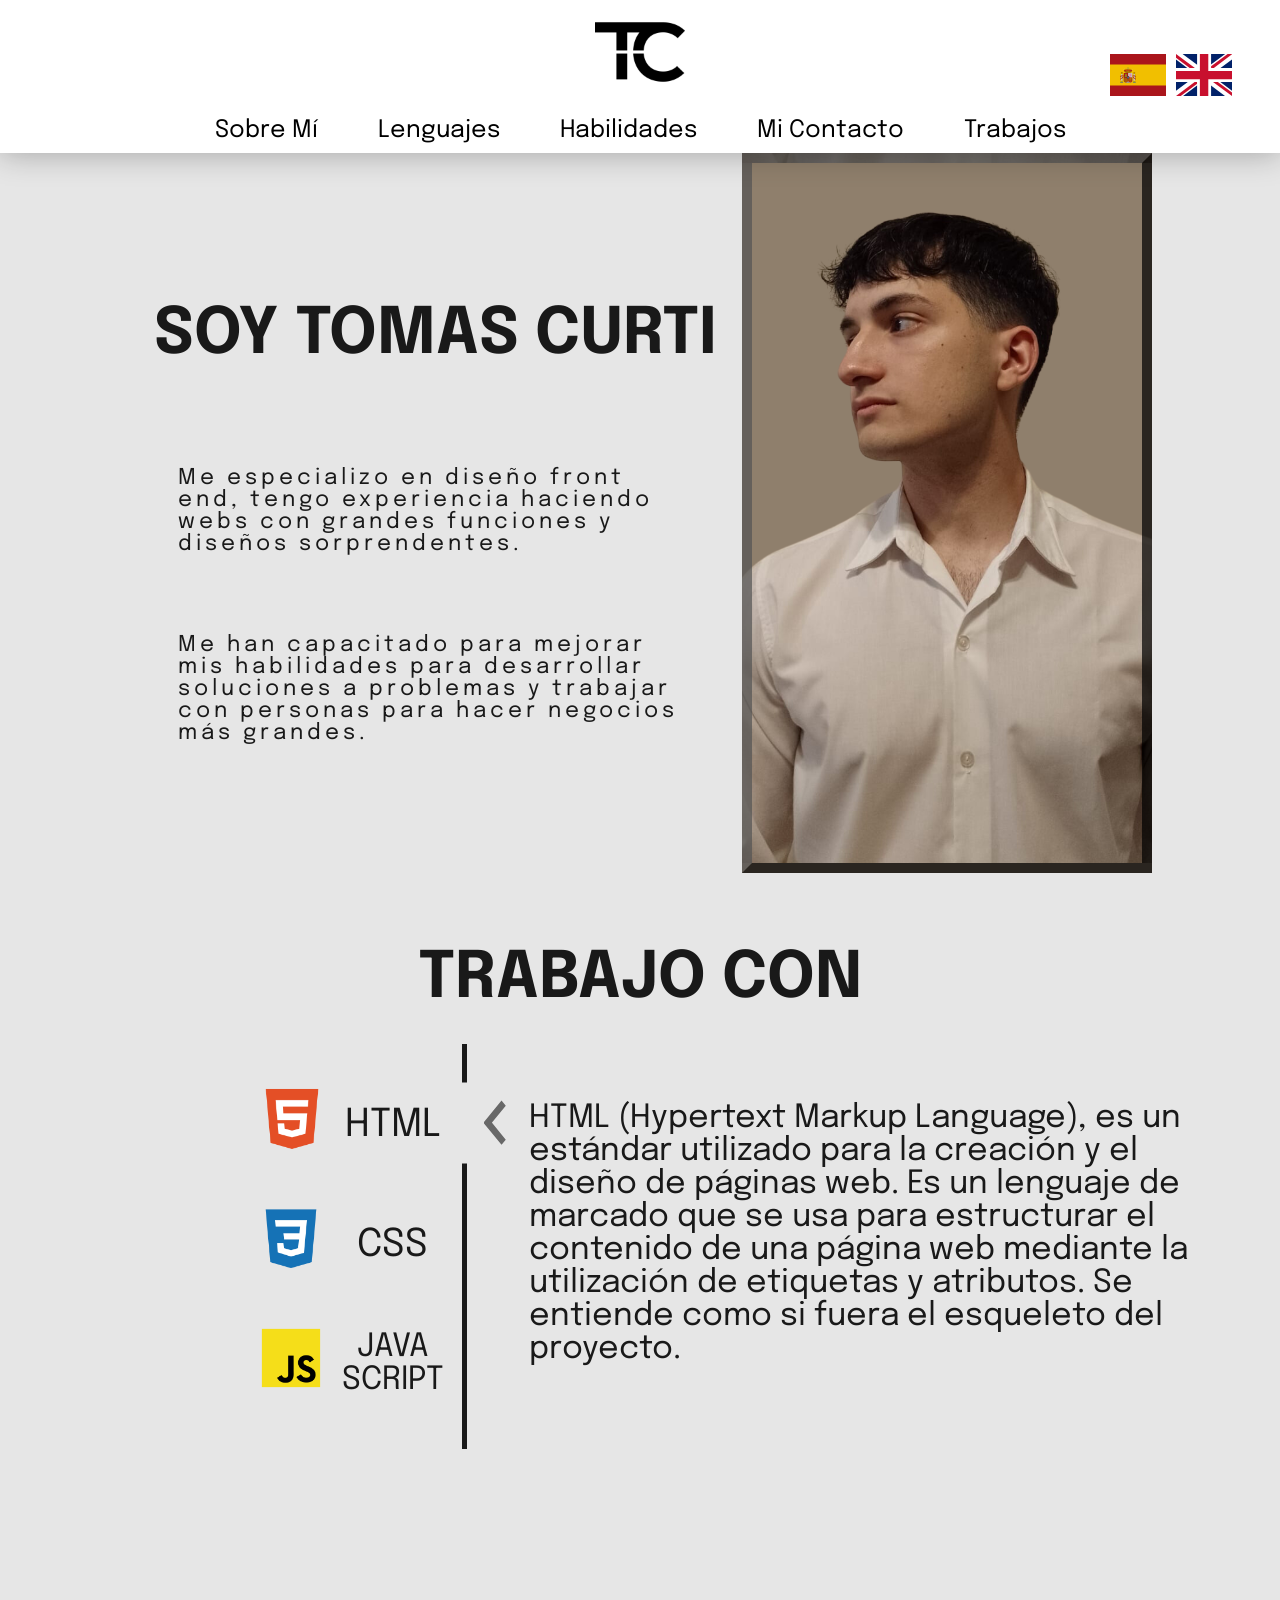
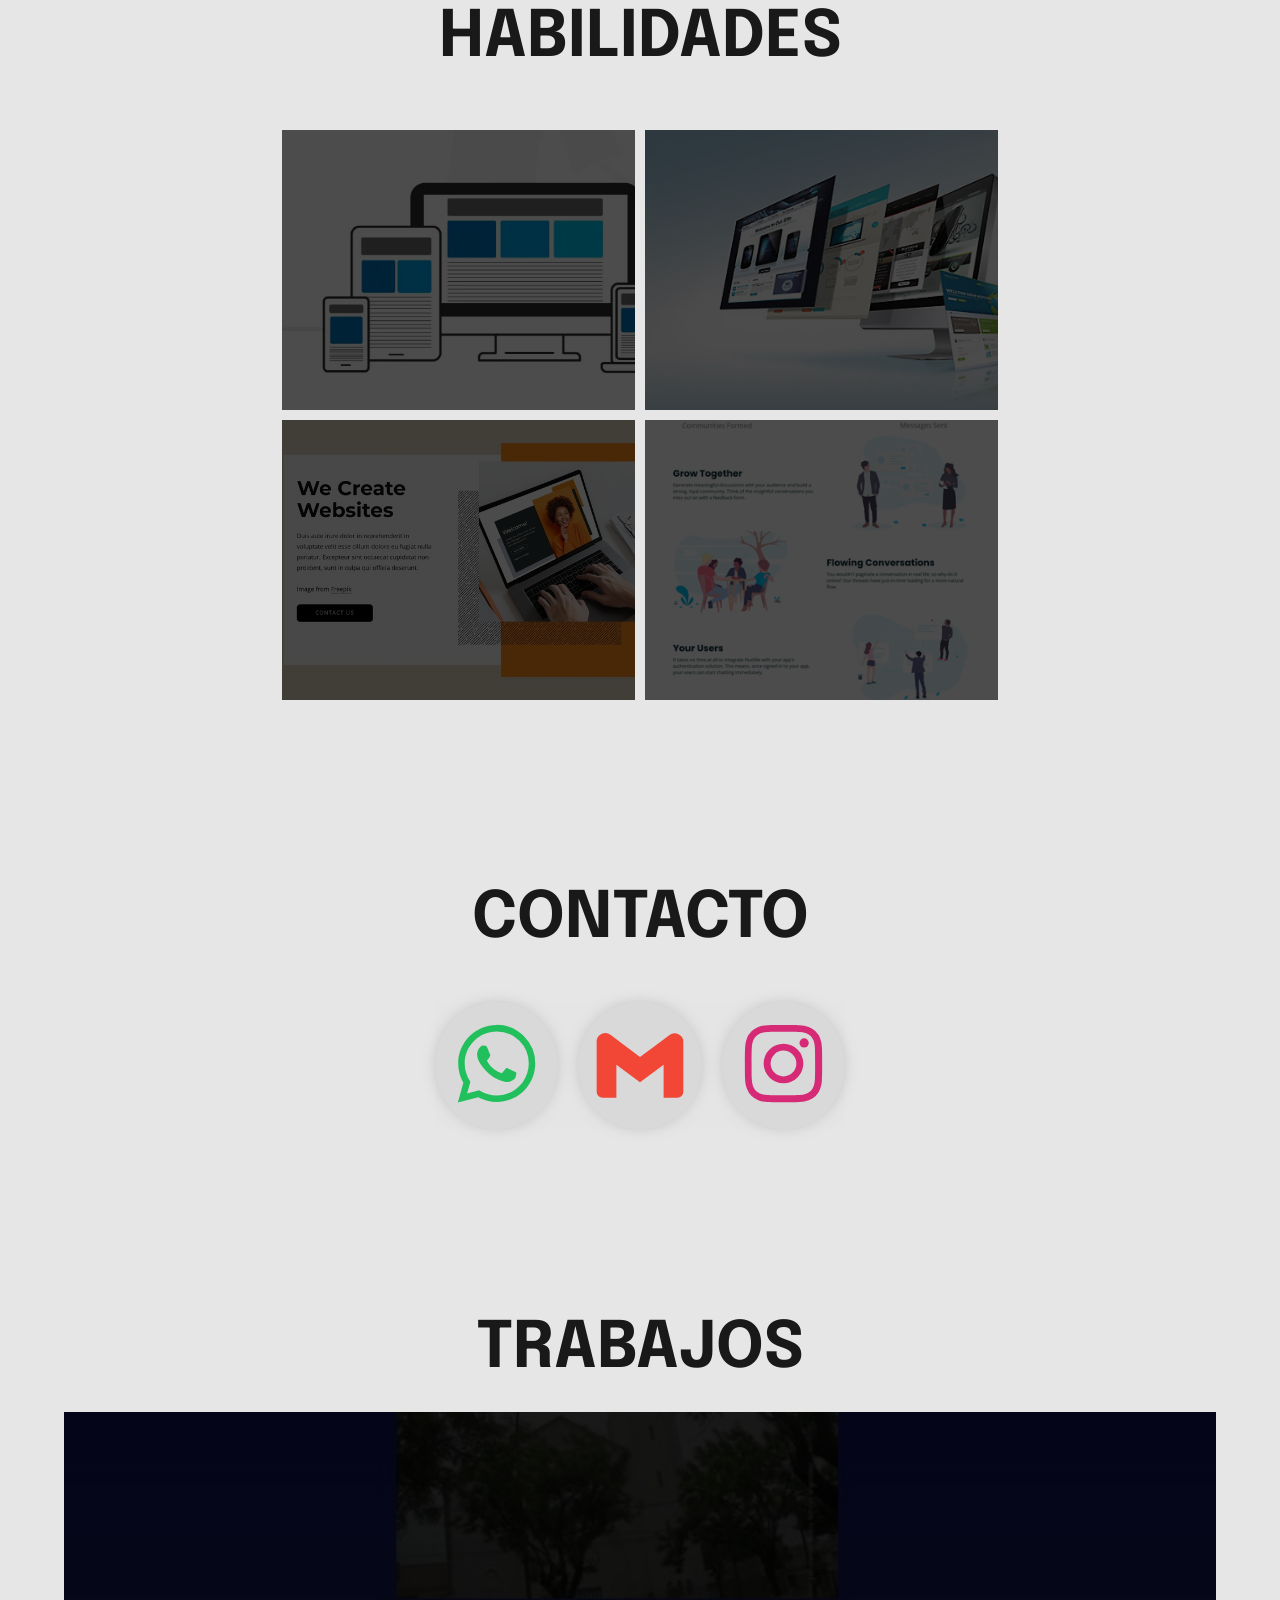
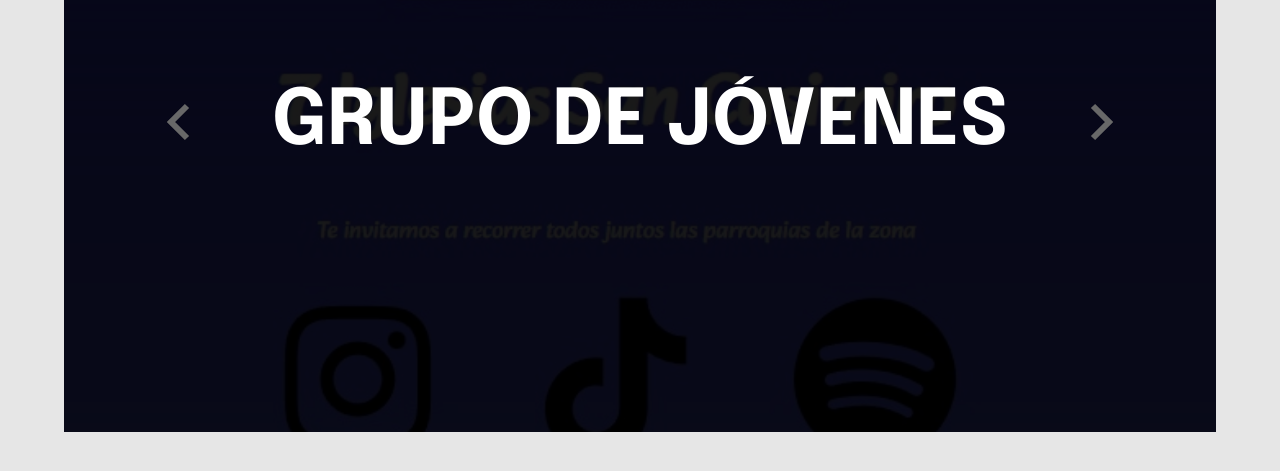
<file: index.html>
<!DOCTYPE html>
<html lang="en">
<head>
    <meta charset="UTF-8">
    <meta name="viewport" content="width=device-width, initial-scale=1.0">
    <title>Portfolio</title>
    <link rel="shortcut icon" href="assets/icono.png" />
    <link rel="stylesheet" href="style.css">
    <link rel="preconnect" href="https://fonts.googleapis.com">
    <link rel="preconnect" href="https://fonts.gstatic.com" crossorigin> 
    <link href="https://fonts.googleapis.com/css2?family=Epilogue:wght@500;700&family=Montserrat:ital,wght@1,700&display=swap" rel="stylesheet">
</head>
<body>
    
    <header class="hero" id="inicio">
        <div class="hero__menu">
            <div class="baderas-logo">

                <div class="menu__logo__container">
                    <img src="assets/LOGO.png" alt="" class="LOGO">
                </div>

                <div class="banderas_container">
                    <img src="assets/Bandera-España.svg" alt="" id="bandera"  class="bandera bandera_es" data-lenguaje="es">
                    <img src="assets/Bandera-inglaterra.svg" alt="" id="bandera" class="bandera bandera_en" data-lenguaje="en">
                </div>

            </div>

            <ul class="menu__lists">
                <li class="lists__list"><a href="#sobreMi" class="list__link" data-section="menu" data-value="sobre_mi">Sobre Mi</a></li>
                <li class="lists__list"><a href="#skills" class="list__link" data-section="menu" data-value="lenguajes">Lenguajes</a></li>
                <li class="lists__list"><a href="#trabajos" class="list__link" data-section="menu" data-value="habilidades">Habilidades</a></li>
                <li class="lists__list"><a href="#contact" class="list__link" data-section="menu" data-value="contactame">Contactame</a></li>
                <li class="lists__list"><a href="#carrucel" class="list__link" data-section="menu" data-value="trabajos">trabajos</a></li>
            </ul>
            <img src="assets/icon-menu.svg" alt="" class="menu__ham">
        </div>
    </header>

    <section id="sobreMi">
        <div class="sM__container">
            <div class="SM__img"></div>
            <div class="Sm__text__cont">
                <h3 class="SM__title title" data-section="about" data-value="titulo">Soy Tomas Curti</h3>
                <p class="SM__paragraph SM__paragraph1" data-section="about" data-value="descripcion_1">I am a frontend developer, with experience making webs withs great functions and amazing desings</p>
                <p class="SM__paragraph SM__paragraph2" data-section="about" data-value="descripcion_2">I have been trained to improve my skills to develop solutions of problems, and work with people to make a bigger shops</p>
            </div>
        </div>
    </section>

    <section id="skills">

        <h3 class="SK__title title" data-section="lenguajes" data-value="titulo">trabajo con</h3>
        
        <div class="continer">
                
            <div class="nombres">
                <ul class="nombres_leng">
                    <li class="lenguajes l1" value="1"><img src="assets/HTML_logo.png" class="SK__logo" value="1"><p class="leng_text" id="leng_HTML">HTML</p></li>
                    <li class="lenguajes l2" value="2"><img src="assets/CSS_logo.png" class="SK__logo" alt=""><p class="leng_text" id="leng_CSS">CSS</p></li>
                    <li class="lenguajes l3" value="3" ><img src="assets/JS_logo.png" class="SK__logo" alt=""><p class="leng_text leng_text_JS" id="leng_JS">JAVA SCRIPT</p></li>
                </ul>
            </div>
            
            <div class="marcadores">
                <div class="marcador"></div>
                <div class="select"><img src="assets/icon-arrow-down.svg" class="select_arrow"></div>
            </div>
            
            <div class="texto">
                <p class="texto_relativo texto_HTML" data-section="lenguajes" data-value="HTML">HTML(Hypertext Markup Language), es un estándar utilizado para la creación y el diseño de páginas web. Es un lenguaje de marcado que se usa para estructurar el contenido de una página web mediante la utilización de etiquetas y atributos. Es como si fuera el esqueleto del proyecto</p>
                <p class="texto_relativo texto_CSS" data-section="lenguajes" data-value="CSS">CSS, Hojas de Estilo en Cascada (Cascading Style Sheets), es un lenguaje utilizado para definir el estilo y la presentación de documentos HTML. Su objetivo principal es separar la estructura del contenido (definida por HTML) de su presentación visual. Es como la cara del proyecto</p>
                <p class="texto_relativo texto_JS" data-section="lenguajes" data-value="JAVA_SCRIPT">JavaScript (JS) es un lenguaje de programación de alto nivel que se utiliza para agregar interactividad y dinamismo a las páginas web. Es como el musculo del proyecto</p>
            </div>
        </div>

    </section>

    <section id="trabajos">
        <div class="trabajos__cont">
            <h2 class="tp__title title" data-section="habilidades" data-value="titulo">Habilidades</h2>
            <div class="tp__cont">
                <div class="tps tp__1">
                    <div class="tps__hover">
                        <p class="tps__text" data-section="habilidades" data-value="diseños_responsivos">
                            responsive desings 
                        </p>
                    </div>
                </div>
                <div class="tps tp__2">
                    <div class="tps__hover">
                        <p class="tps__text" data-section="habilidades" data-value="diseños_increibles">
                            amazing desings 
                        </p>
                    </div>
                </div>
                <div class="tps tp__3">
                    <div class="tps__hover">
                        <p class="tps__text" data-section="habilidades" data-value="grandes_funciones">
                            great functions 
                        </p>
                    </div>
                </div>
                <div class="tps tp__4">
                    <div class="tps__hover">
                        <p class="tps__text" data-section="habilidades" data-value="hacemos_lo_que_necesitas">
                            make what you want 
                        </p>
                    </div>
                </div>
            </div>
        </div>
    </section>

    <section id="contact">
        <div class="contact__container">
            <div class="contact__title__container">
                <h2 class="contact__title title" data-section="contactame" data-value="titulo">contactame</h2>
            </div>
            <div class="contact__cont">
                <div class="contact__ways contact__whatsapp" title="+54 341 6643059"><a href="https://wa.link/8wbqo1" target="_blank"><img src="assets/whatsapp_logo.svg" alt="" class="contact__icon"></a></div>
                <div class="contact__ways contact__mail" title="curti.tomas.andres@gmail.com" onclick="copiarTexto('curti.tomas.andres@gmail.com')"><a href=""><img src="assets/Gmail_logo.svg" target="_blank" alt="" class="contact__icon"></a></div>
                <div class="contact__ways contact__ig" title="@pomits"><a href="https://instagram.com/pomits__?igshid=MzNlNGNkZWQ4Mg==" target="_blank"><img src="assets/instagram_logo.svg" alt="" class="contact__icon"></a></div>
            </div>
        </div>
    </section>

    <section id="carrucel">

        <h2 class="title title__carrucel" data-section="trabajos" data-value="titulo">Trabajos</h2>
        <div class="container">
            
            <div class="content">                

                <a class="link__content" href="https://7iglesias.netlify.app">
                    <div class="foto F1">
                        <div class="content__hover"><p class="hover__text" data-section="trabajos" data-value="grupo_de_jovenes">GRUPO DE JOVENES</p></div>
                        <!-- <img src="assets/ej,7 iglesias.jpg" alt="" class="carrucel__img"> -->
                    </div>
                </a>
                
                <a class="link__content" href="./assets/EJ2/index.html">
                    <div class="foto F2">
                        <div class="content__hover"><p class="hover__text" data-section="trabajos" data-value="noticias">NOTICIAS</p></div>
                        <!-- <img src="assets/ej, jueguitos.jpg" alt="" class="carrucel__img"> -->
                    </div>
                </a>
                
                <a class="link__content" href="./assets/EJ3/index.html">
                    <div class="foto F3">
                        <div class="content__hover"><p class="hover__text" data-section="trabajos" data-value="landing">LANDING</p></div>
                        <!-- <img src="assets/ej, naranja.jpg" alt="" class="carrucel__img"> -->
                    </div>
                </a>
 
            </div>

            <div class="flecha_content row_left"><img src="assets/icon-arrow-down.svg"  class="row_img img_left"></div>
            <div class="flecha_content row_right"><img src="assets/icon-arrow-up.svg"  class="row_img img_right" alt=""></div>
          
            

        </div>

    </section>

    <script src="app.js"></script>
</body>
</html>
</file>
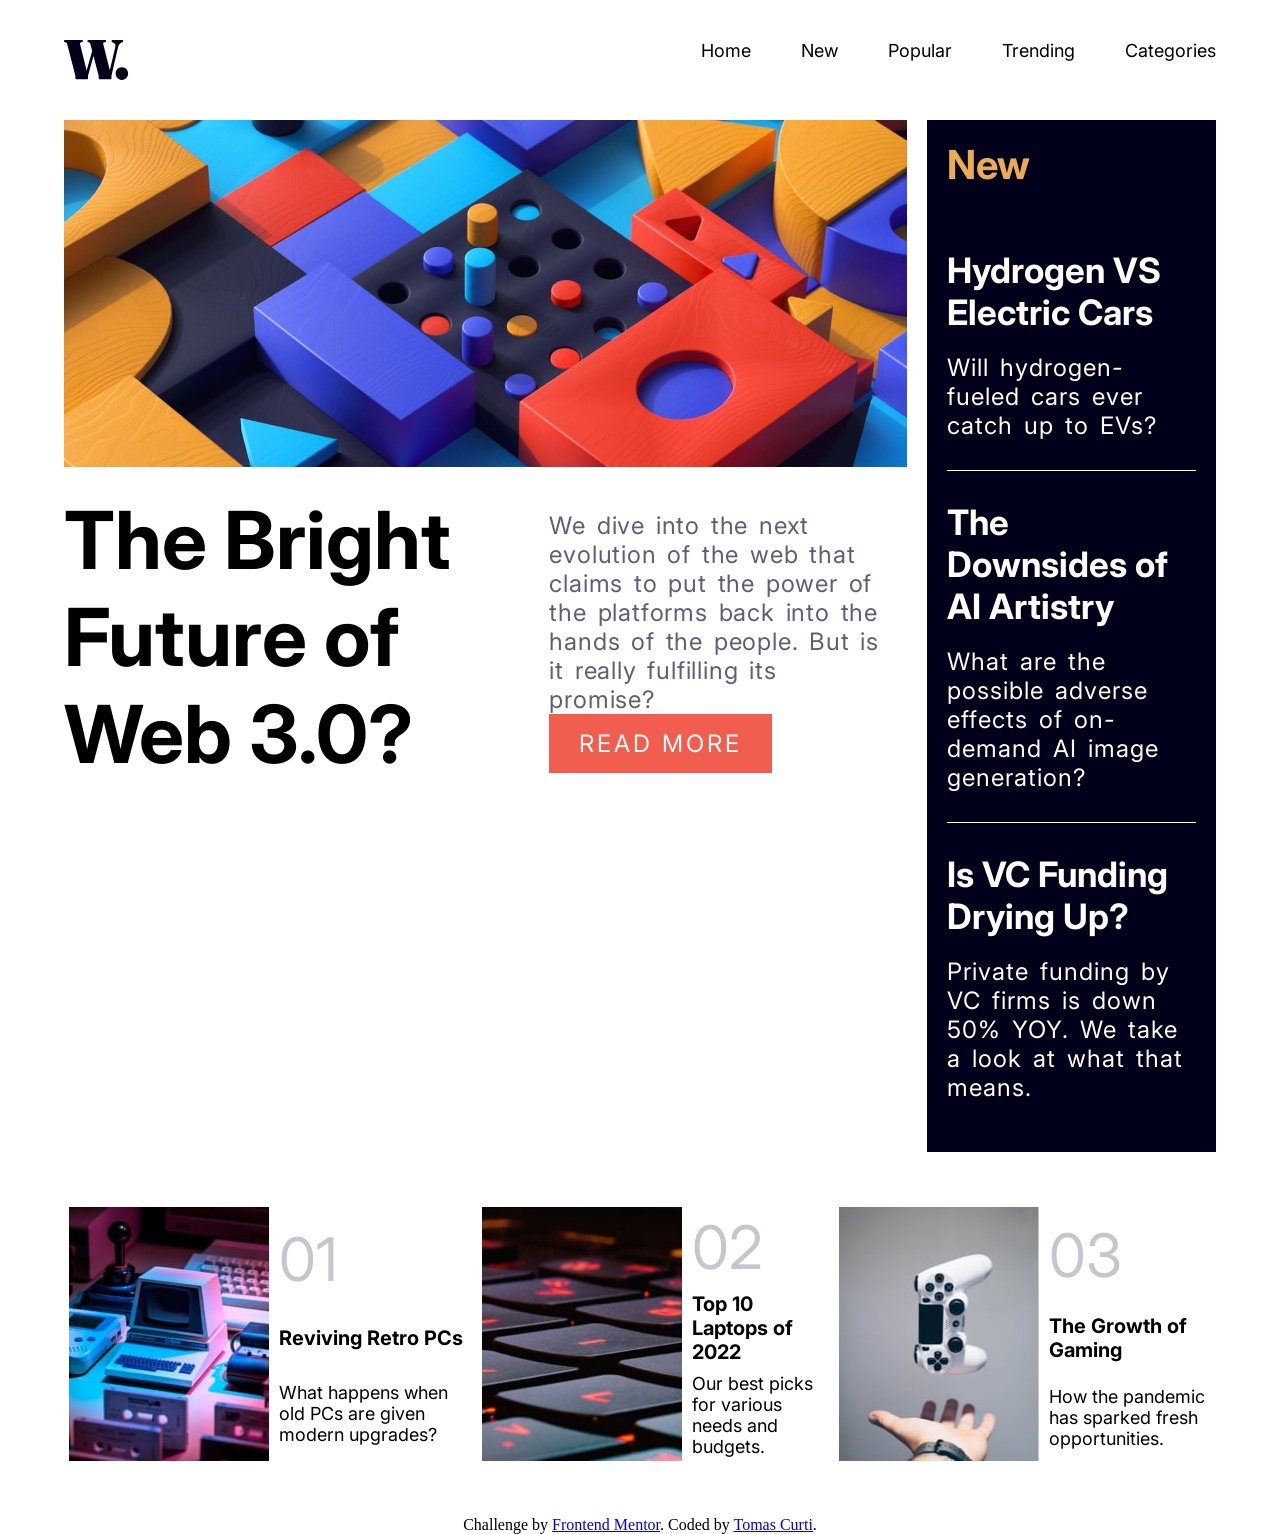
<file: assets/EJ2/index.html>
<!DOCTYPE html>
<html lang="en">
<head>
  <meta charset="UTF-8">
  <meta name="viewport" content="width=device-width, initial-scale=1.0"> <!-- displays site properly based on user's device -->

  <link rel="icon" type="image/png" sizes="32x32" href="./assets/images/favicon-32x32.png">

  <title>Frontend Mentor | News homepage</title>
  <link rel="stylesheet" href="style.css">
  <link rel="preconnect" href="https://fonts.googleapis.com">
  <link rel="preconnect" href="https://fonts.gstatic.com" crossorigin>
  <link href="https://fonts.googleapis.com/css2?family=Inter:wght@400;700;800&display=swap" rel="stylesheet">
  </head>
  <body>

  <header class="hero">
    <img src="assets/images/logo.svg" alt="" class="logo">
    <div class="menu">
      <ul class="lists ">
        <li class="list"><a href="#home" class="list__links">Home</a></li>
        <li class="list"><a href="#new" class="list__links">New</a></li>
        <li class="list"><a href="#popular" class="list__links">Popular</a></li>
        <li class="list"><a href="#trending" class="list__links">Trending</a></li>
        <li class="list"><a href="#categories" class="list__links">Categories</a></li>
      </ul>
      <img src="assets/images/icon-menu.svg" alt="" class="menu__logo">
    </div>
  </header>

  <div class="content">
    <section class="home" id="home">
      <div class="home__container">
        <img src="assets/images/image-web-3-desktop.jpg" alt="" class="home__img">
      </div>
      <div class="home__cont">
        <h2 class="home__title">The Bright Future of Web 3.0?</h2>
        <div class="home__text__cont">
          <p class="home__text">  We dive into the next evolution of the web that claims to put the power of the platforms back into the hands of the people. 
            But is it really fulfilling its promise?</p>
            <a href="" class="home__link">Read more</a>
        </div>
      </div>
    </section>
  
    <section class="new" id="new">
      <h2 class="new__title">New</h3>
      <div class="new__cont new1">
        <h3 class="new__subtitle">Hydrogen VS Electric Cars</h3>
        <p class="new__paragraph">Will hydrogen-fueled cars ever catch up to EVs?</p>
      </div>
      <div class="new__cont new2">
        <h3 class="new__subtitle">The Downsides of AI Artistry</h3>
        <p class="new__paragraph">What are the possible adverse effects of on-demand AI image generation?</p>
      </div>
      <div class="new__cont new3">
        <h3 class="new__subtitle">Is VC Funding Drying Up?</h3>
        <p class="new__paragraph">Private funding by VC firms is down 50% YOY. We take a look at what that means.</p>
      </div>
    </section>
  </div>
  
  <section class="trending" id="trending">
    <div class="trending__cont">
      <div class="trend__cont trend__cont1">
        <img src="assets/images/image-retro-pcs.jpg" alt="" class="trend_icon">
        <div class="trend__cont__text">
          <p class="trend__num">01</p>
          <h3 class="trend__title">Reviving Retro PCs</h3>
          <p class="trend__text">What happens when old PCs are given modern upgrades?</p>
        </div>
      </div>
      <div class="trend__cont trend__cont2">
        <img src="assets/images/image-top-laptops.jpg" alt="" class="trend_icon">
        <div class="trend__cont__text">
          <p class="trend__num">02</p>
          <h3 class="trend__title">Top 10 Laptops of 2022</h3>
          <p class="trend__text">Our best picks for various needs and budgets.</p>
        </div>
      </div>
      <div class="trend__cont trend__cont3">
        <img src="assets/images/image-gaming-growth.jpg" alt="" class="trend_icon">
        <div class="trend__cont__text">
          <p class="trend__num">03</p>
          <h3 class="trend__title">The Growth of Gaming</h3>
          <p class="trend__text">How the pandemic has sparked fresh opportunities.</p>
        </div>
      </div>
    </div>
  </section>

  <div class="max__container"></div>

  <script src="app.js"></script>
  <div class="attribution" style="text-align: center;">
    Challenge by <a href="https://www.frontendmentor.io?ref=challenge" target="_blank">Frontend Mentor</a>. 
    Coded by <a href="#">Tomas Curti</a>.
  </div>
</body>
</html>
</file>
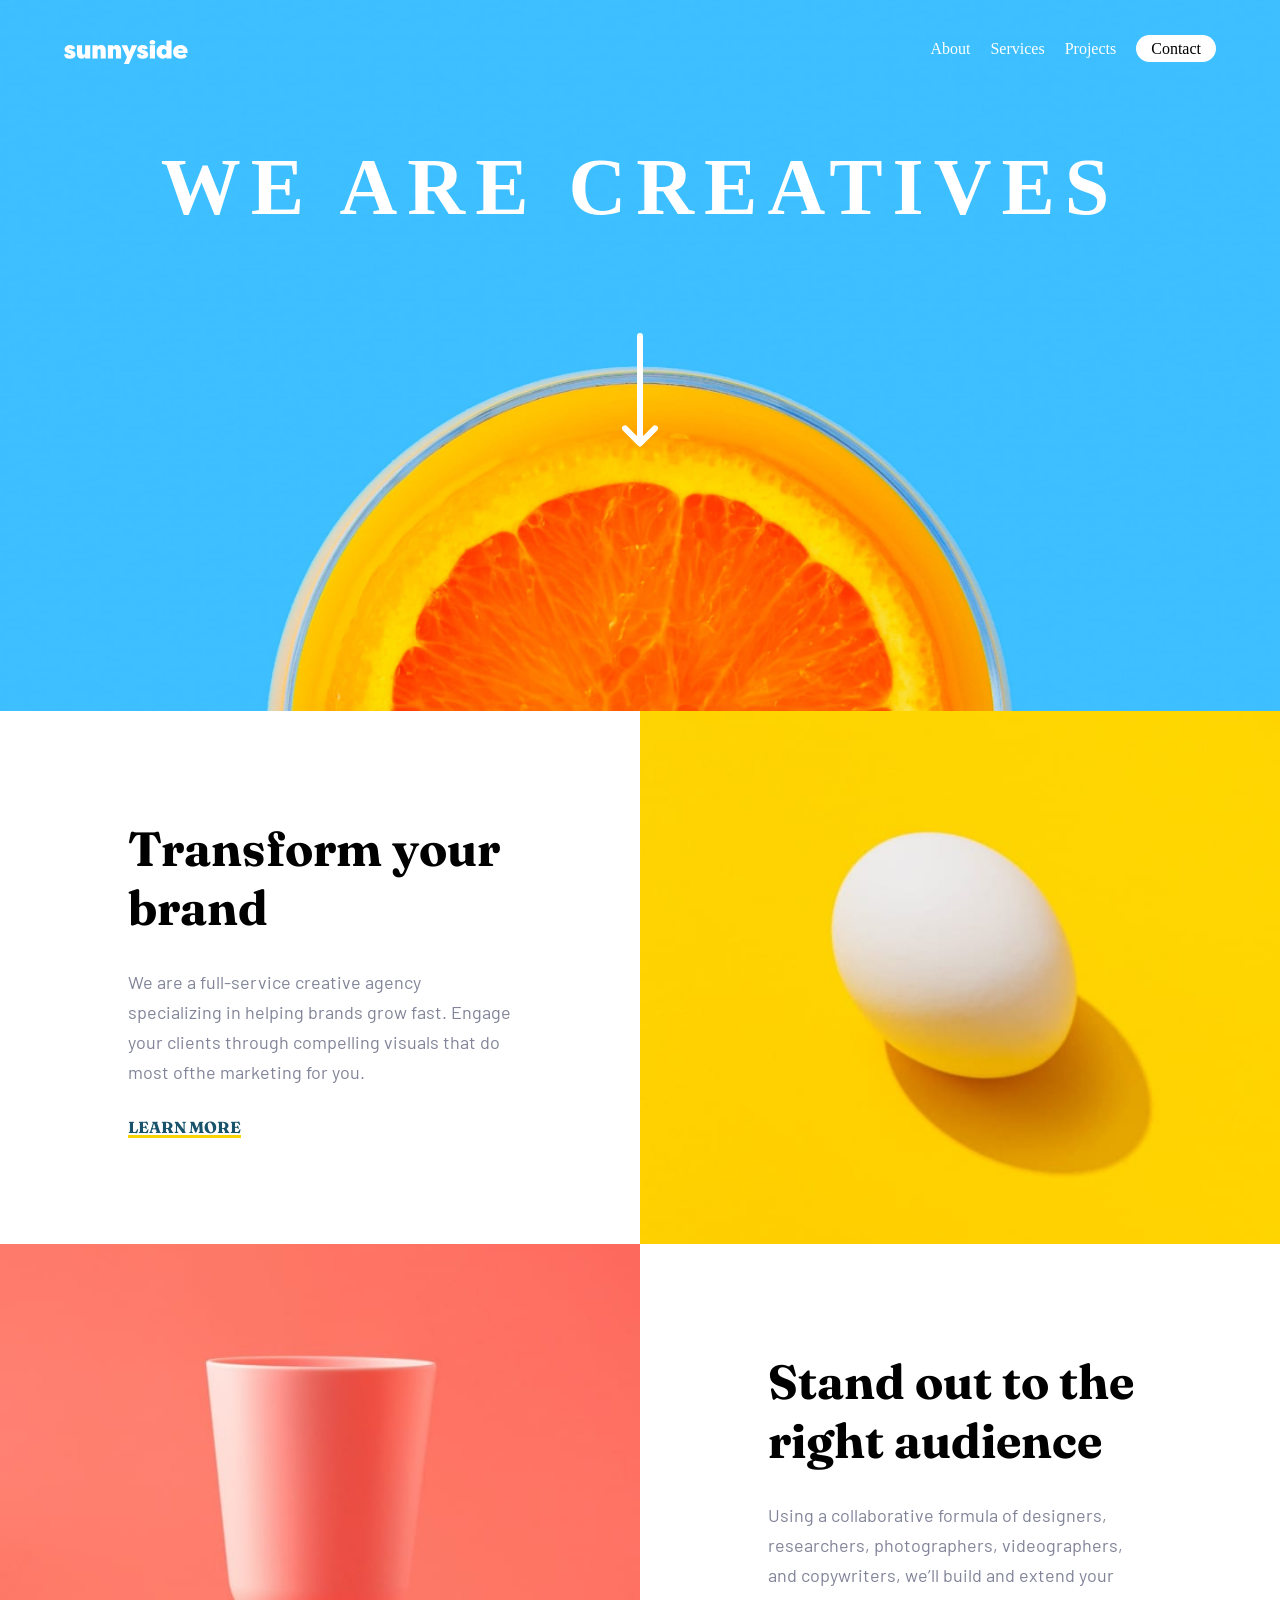
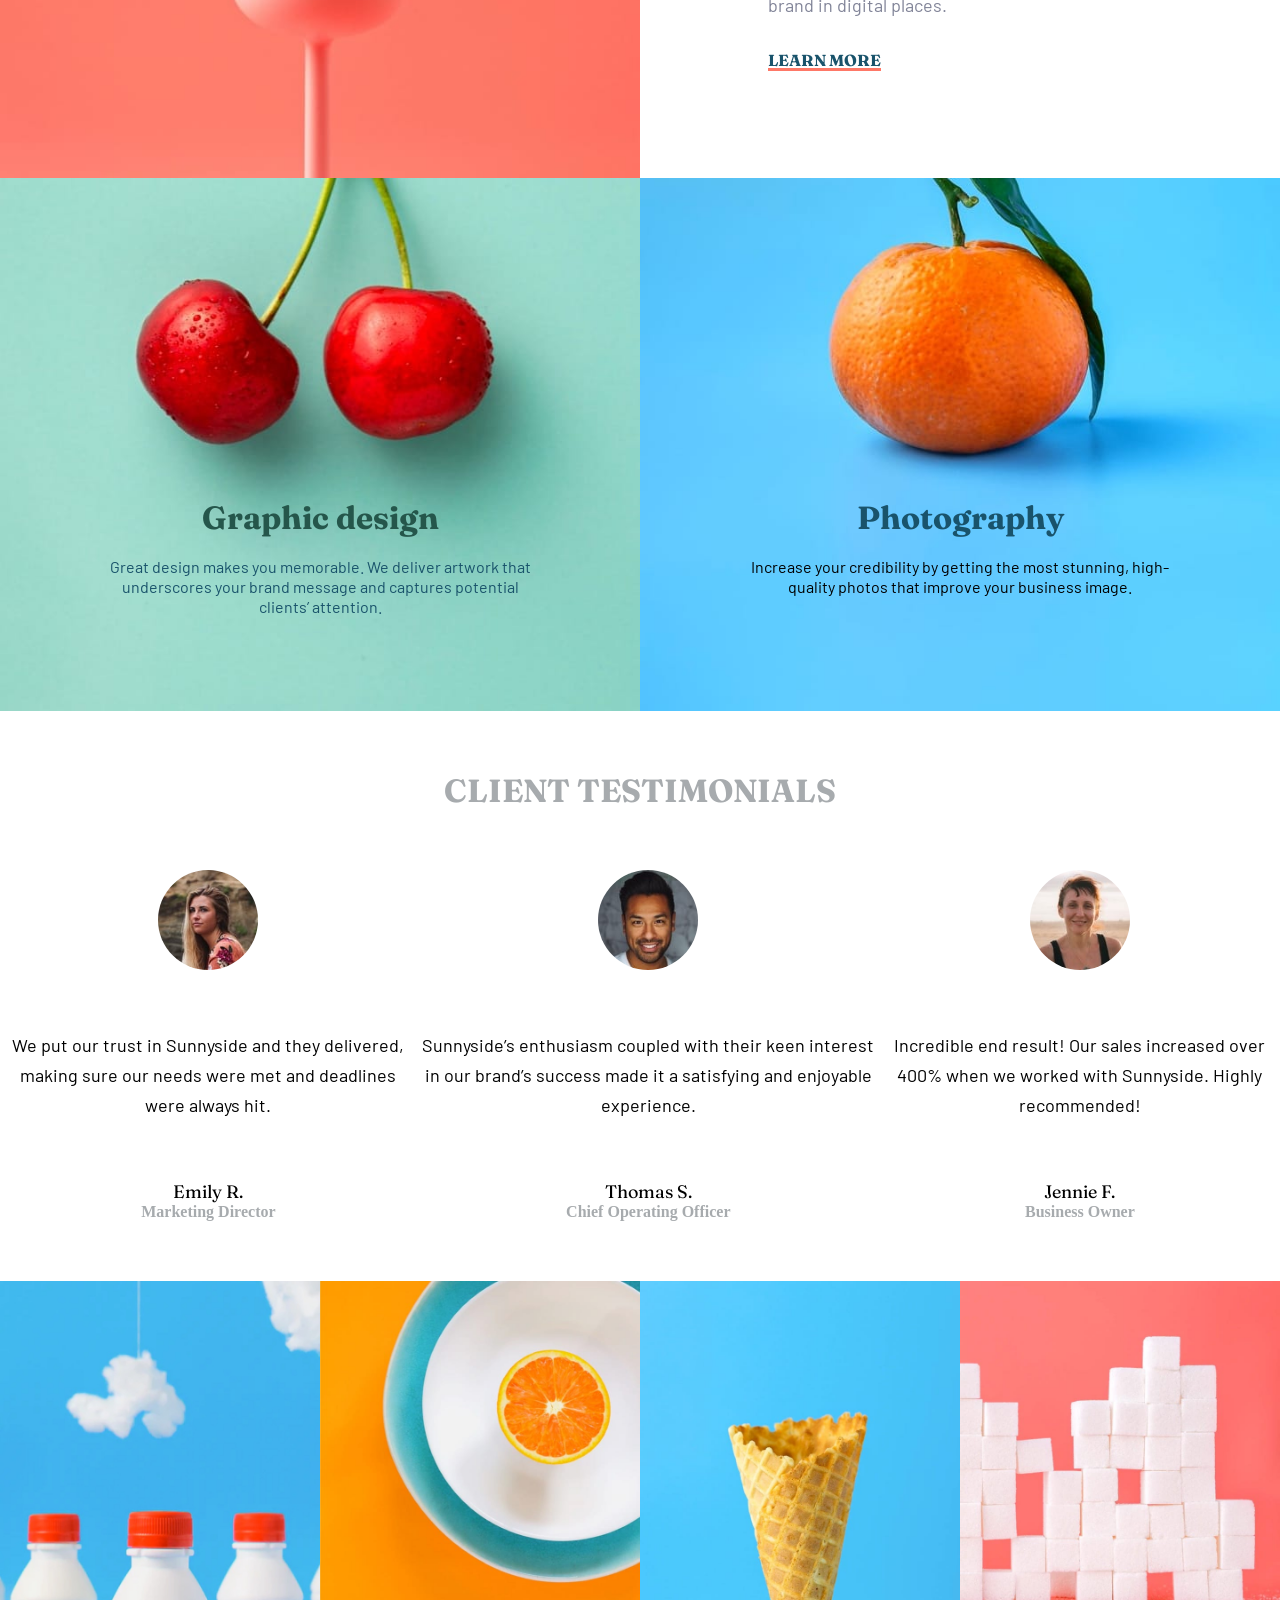
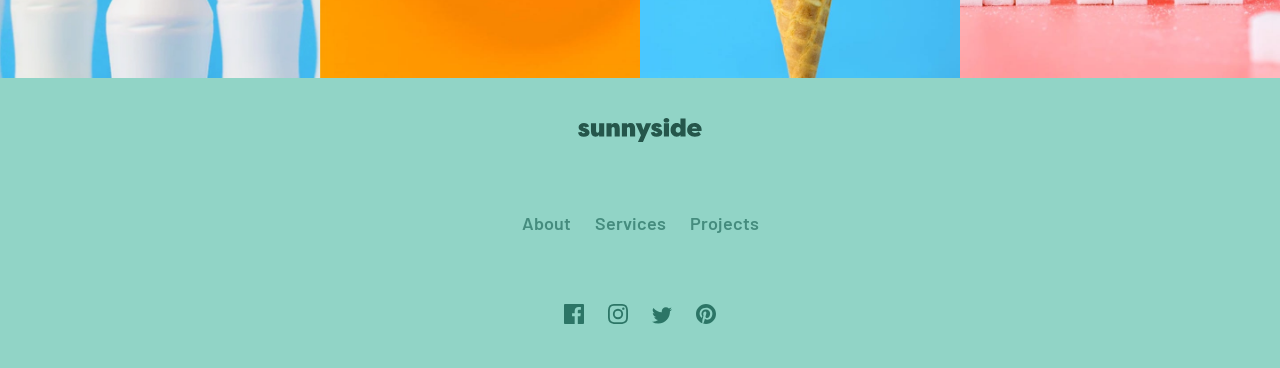
<file: assets/EJ3/index.html>
<!DOCTYPE html>
<html lang="en">
<head>
  <meta charset="UTF-8">
  <meta name="viewport" content="width=device-width, initial-scale=1.0"> <!-- displays site properly based on user's device -->
  <link rel="stylesheet" href="style.css">
  <link rel="icon" type="image/png" sizes="32x32" href="./images/favicon-32x32.png">
  
  <title>Frontend Mentor | Sunnyside agency landing page</title>

  <link rel="preconnect" href="https://fonts.googleapis.com">
  <link rel="preconnect" href="https://fonts.gstatic.com" crossorigin>
  <link href="https://fonts.googleapis.com/css2?family=Barlow:wght@600&family=Fraunces:wght@700;900&display=swap" rel="stylesheet">

  <!-- Feel free to remove these styles or customise in your own stylesheet 👍 -->
  <style>
    .attribution { font-size: 18px; text-align: center; }
    .attribution a { color: hsl(228, 45%, 44%); }
  </style>

</head>
<body>

  <main>
    <div class="main">

      <img src="images/desktop/image-header.jpg" alt="" class="header__backround">
      <img src="images/mobile/image-header.jpg" alt="" class="header__backround2">
      <section class="menu">
        
        <img src="images/logo.svg" alt="" class="logo">
        <label for="menu"><img src="images/icon-hamburger.svg" alt="" class="menu__hamburgesa"></label>
        <input type="checkbox" name="" id="menu" class="checkbox">
  
        <ul class="nav__lists">
          <li class="nav__list">About</li>
          <li class="nav__list">Services</li>
          <li class="nav__list">Projects</li>
          <li class="nav__list"><a href="" class="nav__cta">Contact</a></li>
        </ul>
      </section>
  
      <section class="header">
        <h2 class="header__title"> We are creatives</h2>
        <img src="images/icon-arrow-down.svg" alt="" class="header__img">
      </section>

      <section class="body__text1 body__text">
        <h2 class="body__title">Transform your brand</h2>
        <p class="body__paragraph">  We are a full-service creative agency specializing in helping brands grow fast. 
        Engage your clients through compelling visuals that do most ofthe marketing for you.</p>
        <a href="" class="body__cta1 body__cta">Learn more</a>
      </section>
    
      <img src="images/desktop/image-transform.jpg" alt="" class="body__img1">

      <section class="body__text2 body__text">
        <h2 class="body__title"> Stand out to the right audience</h2>
        <p class="body__paragraph">Using a collaborative formula of designers, researchers, photographers, videographers, and copywriters, we’ll build and extend your brand in digital places.</p>
        <a href="" class="body__cta2 body__cta">Learn more</a>
      </section>
        
      <img src="images/desktop/image-stand-out.jpg" alt="" class="body__img2">

  
      <section class="img__text1 img__text">
        <h3 class="img__title1 img__title">Graphic design</h3>
        <p class="img__paragraph1 img__paragraph">  Great design makes you memorable. We deliver artwork that underscores your brand message and captures potential clients’ attention.</p>
      </section>
    
      <img src="images/desktop/image-graphic-design.jpg" alt="" class="body__img3">

      <section class="img__text2 img__text">
        <h3 class="img__title2 img__title">Photography</h3>
        <p class="img__paragraph2 img__paragraph">Increase your credibility by getting the most stunning, high-quality photos that improve your business image.</p>
      </section>
    
      <img src="images/desktop/image-photography.jpg" alt="" class="body__img4">


      <section class="clients">
          <h2 class="clientes__title">Client testimonials</h2>
          <div class="clientes">
            <div class="emily cliente">
              <div class="client__img1 client__img"></div>
              <p class="client__text">We put our trust in Sunnyside and they delivered, making sure our needs were met and deadlines were always hit.</p>
              <p class="client__name">Emily R.</p>
              <p class="client__work">Marketing Director</p>
            </div>
    
    
            <div class="jhon cliente">
              <div class="client__img2 client__img"></div>
              <p class="client__text">Sunnyside’s enthusiasm coupled with their keen interest in our brand’s success made it a satisfying and enjoyable experience.</p>
              <p class="client__name">Thomas S.</p>
              <p class="client__work">Chief Operating Officer</p>
            </div>
          
            <div class="jenny cliente">
              <div class="client__img3 client__img"></div>
              <p class="client__text">Incredible end result! Our sales increased over 400% when we worked with Sunnyside. Highly recommended!</p>
              <p class="client__name">Jennie F.</p>
              <p class="client__work">Business Owner</p>
            </div>
          </div>
      </section>
      
      <section class="galery">
        <img src="images/desktop/image-gallery-milkbottles.jpg" alt="" class="galery__img galery__img1 ">
        <img src="images/desktop/image-gallery-orange.jpg" alt="" class="galery__img galery__img2">
        <img src="images/desktop/image-gallery-cone.jpg" alt="" class="galery__img galery__img3">
        <img src="images/desktop/image-gallery-sugarcubes.jpg" alt="" class="galery__img galery__img4">
      </section>
  
  
      <footer class="footer">
        <img src="images/logo_foot.svg" alt="" class="foot__logo">
        <div class="contacts">
          <a href="" class="contact__us">About</a>
          <a href="" class="contact__us">Services</a>
          <a href="" class="contact__us">Projects</a>
        </div>
  
        <div class="redes">
          <img src="images/icon-facebook.svg" alt="" class="redes__logos">
          <img src="images/icon-instagram.svg" alt="" class="redes__logos">
          <img src="images/icon-twitter.svg" alt="" class="redes__logos">
          <img src="images/icon-pinterest.svg" alt="" class="redes__logos">
        </div>
      </footer>
    </div>
  </main>
  
  




</body>
</html>
</file>
<file: style.css>
*{
    margin: 0px;
    padding: 0px;
    box-sizing: border-box;
    font-family: 'Epilogue', sans-serif;
}

:root{

    /*primera paleta*/

    --black: rgba(25, 25, 25, 1);
    --black-true: rgb(0, 0, 0);
    --oxford-blue: rgba(20, 33, 61, 1);
    --orange-web: rgba(252, 163, 17, 1);
    --platinum: rgba(229, 229, 229, 1);
    --white: rgba(230, 230, 230, 1);

    /*segunda paleta*/
    --orange-crayola: rgba(255, 107, 53, 1);
    --peach: rgba(247, 197, 159, 1);
    --beige: rgba(220, 210, 200, 1);
    --polynesian-blue: rgba(0, 78, 137, 1);
    --lapis-lazuli: rgba(26, 101, 158, 1);
    --bice-blue: rgba(58, 110, 165, 1);
    --bice-blue-light: rgba(90, 150, 200, 1);
    --Canva-red: rgb(244, 141, 141);
    --Canva-green: rgb(126, 217, 87); 
    scroll-behavior: smooth;
}

body{
    width: 100%;
    background-color: var(--white);
    position: absolute;
}
    
/*titulo giratorio*/

.title{
    color: var(--black);
    margin: 20px auto;
    position: relative;
    width: max-content;
    height: min-content;
    padding: 10px 20px;
    margin-top: 150px;
    text-transform: uppercase;

&:before{
    content: "";
    display: block;
    background: currentColor;
    position: absolute;
}
}

.title.animacion1::before{
    width: 100%;
    height: 3px;
    left: 0px;
    bottom: 0px;
    animation: GIRA_BORDE1 1.5s linear infinite 0s normal forwards;
}

.title.animacion2::before{
    width: 3px;
    height: 100%;
    right: 0px;
    bottom: 0px;
    animation: GIRA_BORDE2 1.5s linear infinite 0s normal forwards;
}

.title.animacion3::before{
    width: 100%;
    height: 3px;
    right: 0px;
    top: 0px; 
    animation: GIRA_BORDE3 1.5s linear infinite 0s normal forwards;
}

.title.animacion4::before{
    width: 3px;
    height: 100%;
    left: 0px;
    top: 0px;
    animation: GIRA_BORDE4 1.5s linear infinite 0s normal forwards;
}



@keyframes GIRA_BORDE1 {
    0%{ 
        transform: scaleX(0);
        transform-origin: left;
    }   
    50%{
        transform: scaleX(1);
        transform-origin: left;
    }
    55%{
        transform: scaleX(1);
        transform-origin: right;
    }
    100%{
        transform: scaleX(0);
        transform-origin: right;
        
    }

}

@keyframes GIRA_BORDE2 {
    0%{ 
        transform: scaleY(0);
        transform-origin: bottom;
    }   
    50%{
        transform: scaleY(1);
        transform-origin: bottom;
    }
    55%{
        transform: scaleY(1);
        transform-origin: top;
    }
    100%{
        transform: scaleY(0);
        transform-origin: top;
        
    }

}

@keyframes GIRA_BORDE3 {
    0%{ 
        transform: scaleX(0);
        transform-origin: right;
    }   
    50%{
        transform: scaleX(1);
        transform-origin: right;
    }
    55%{
        transform: scaleX(1);
        transform-origin: left;
    }
    100%{
        transform: scaleX(0);
        transform-origin: left;
        
    }

}

@keyframes GIRA_BORDE4 {
    0%{ 
        transform: scaleY(0);
        transform-origin: top;
    }   
    50%{
        transform: scaleY(1);
        transform-origin: top;
    }
    55%{
        transform: scaleY(1);
        transform-origin: bottom;
    }
    100%{
        transform: scaleY(0);
        transform-origin: bottom;
        
    }

}

/*menu*/


.hero__menu{
    padding: 10px;
    padding-bottom: 5px;
    position: fixed;
    width: 100%;
    background-color: var(--white);
    box-shadow: 0px 0px 30px 0px rgba(0, 0, 0, 0.3);
    z-index: 20;
}

.menu__logo{
    font-size: 2rem;
    font-weight: bold;
    color: var(--black);
    text-align: center;
}

/*banderas*/

.baderas-logo{
    position: relative;
    width: 100%;
}

.banderas_container{
    width: 50px;
    position: absolute;
    right: 50px;
    top: 20%    ;
    display: flex;
    gap: 10px;
}

.bandera{
    width: 80%;
    height: 10%;
}



/*menu*/

.menu__ham{
    height: min-content;
    padding: 10px;
    position: fixed;
    background-color: rgba(64, 224, 208, 1);
    padding:20px 15px;
    border-radius: 15px;
    top: 90%;
    left: 80%;
    z-index: 20;
}

.LOGO{
    width: 70px    ;
}

.menu__lists{
    display: flex;
    flex-direction: column;
    position: absolute;
    right: 0%;
    top: 0px;
    background-color: var(--white);
    box-shadow: 0px 0px 30px -10px rgba(0, 0, 0, 0.3);
    transform: translateX(100%) ;
    transform-origin: bottom;
    transition: transform 0.5s;
    font-size: 1.3rem;
    width: 50%;
    height: 100vh;
    align-items: center;
    justify-content: center;
}

.lists__list{
    list-style: none;
    text-align: center;
    padding: 10px 20px;
}

.list__link{
    text-decoration: none;
    color: black;
}


/*About Me*/

#sobreMi{
    height: 70%;
    margin-top: 30%;
}


.sM__container{
    width: 80%;
    height: 100%;
    box-shadow: 1px 1px 30px -3px rgba(0, 0, 0, 0.3);
    margin: 0 auto;
    padding: .1px;
    text-align: center;
    background-size: 100% 35%;
    background-repeat: no-repeat;
    background-color: var(--white);
    color: var(--black);
}

.SM__img{
    width: 100%;
    height: 250px;
    background-image: url(assets/foto\ cara\ fondo\ plano.png);
    background-position: center;
    background-size: cover;
    margin: 0 auto;
    box-shadow: 0px 0px 0px 0px var(--black) ;
}

.SM__title{
    margin: 10% auto;
    font-size: 1.5rem;
}

.SM__paragraph{
    width: 90%;
    margin: 7% auto;
    letter-spacing: 2px;
    font-size: 90%;
}

/*skills*/
.SK__title{
    font-size: 2.5rem;
    margin: 10px auto;
    margin-top: 150px;
}

.continer{
    background-color: var(--white);
    display: flex;
    height: 26vh;
    width: 96%;
    margin: 5px auto;
    color: var(--black);
    margin-top: 20px;
}

.nombres{
    z-index: 10;
    margin: auto 0px 10px 10px;
    width: 40%;
}

.nombres_leng{
    background-color: var(--white);
    list-style: none;
    text-align: center;
    text-decoration: none;
    padding: 0;
}

.lenguajes{
    padding: 5px;
    border-left: none;
    display: flex;
    justify-items: center;
    align-items: center;
    height: 8vh;
    border-top: 1px solid var(--black);
    width: 100%;
}

.l1{
    border-top: none;
}

.leng_text{
    text-align: center;
    margin: 12px auto;
    font-size: 1.3rem;
}

.marcador{
    background-color: var(--black);
    position: relative;
    top: 5%;
    width: 2px;
    height: 90%;
    margin: 2px;
}

.select_arrow{
    display: none;
}

.texto{
    padding: 10px;
    width: 100%;
}

.select{
    width: 10px;
    height: 30%;
    background-color: var(--white);
    position: relative;
    left: 0%;
    transform: translateY(-290%);
    transition: .7s;
}

.SK__logo{
    width: 60px;
}

/*trabajos*/

#trabajos{
    width: 100%;
}

.trabajos__cont{
    width: 100%;
    padding: .1px;
    margin: 0 auto;
}

.tp__title{
    font-size: 2.5rem;
    color: var(--black);
    padding: 2%;
    margin-top: 150px;
    text-align: center;
}

.tp__cont{
    width: 80%;
    display: grid;
    grid-template-columns: 100%;
    grid-template-rows: repeat(4, 150px);
    grid-template-areas: 
    "tp1"
    "tp2"
    "tp3"
    "tp4";
    gap: 20px;
    margin: 30px auto;
}

.tps{
    width: 100%;
    height: 100%;
    background-color: brown;
    background-position: 30%;
    background-size: cover;
    overflow: hidden;
}

.tps__hover{
    display: flex;
    width: 100%;
    height: 100%;
    background-color: rgba(0, 0, 0, 0.7);
    align-items: center;
    justify-content: center;
}

.tps__text{
    font-size: 2rem;
    color: white;
    transform: translateY(300%);
    transition: transform 0.8s ease;
    text-align: center;
    text-transform: uppercase;
}

.tps:hover  .tps__text{
    transform: translateY(0%);
}

.tp__1{
    background-image: url(assets/responsive_desing.webp);
    grid-area: tp1;
}
.tp__2{
    background-image: url(assets/amazing_desings.jpg);
    grid-area: tp2;
}
.tp__3{
    background-image: url(assets/great_functions.jpg);
    grid-area: tp3;
}
.tp__4{
    background-image: url(assets/trabajos_tp4.png);
    grid-area: tp4;
}

/*contacto*/

#contact{
    width: 100%;
}

.contact__container{
    width: 100%;
    padding: .1px;
    margin: 40px auto ;
    text-align: center;
    margin: 0px;
}

.contact__title__container{
    width: min-content;
    height: min-content ;
    margin: 0 auto;
    padding: 10px;
    margin-top: 150px;
}

.contact__title{
    color: var(--black);
    font-size: 2.5rem;
    margin: 0;
    background-color: transparent;
}

.contact__cont{
    width: 70%;
    display: flex;
    justify-content: space-between;
    gap: 20px;
    margin: 10px auto;
    background-color: var(--platinum);
}

.contact__ways{
    width: 70px;
    aspect-ratio: 1/1;
    margin: 0;
    padding: 5px;
    border-radius: 50%;
    box-shadow: 0px 0px 20px -10px rgba(0, 0, 0, 0.5);
    background-color: rgba(64, 224, 208, 0.2);
}

.contact__icon{
    width: 100%;
    margin: 0;
}

/*Ejemplos*/

.title__carrucel{
    font-size: 2.5rem;
    padding: 10px;
}

#carrucel{
    width: 100%;
    height: 100%;
    padding-bottom: 30px;
}

.container{
    background-color: blue;
    width: 90vw;
    height: 300px;
    margin: 0 auto;
    display: flex;
    flex-direction: row;
    overflow: hidden;
    position: relative;
}

.content{
    display: flex;
    transform: translateX(0%);
    transition: .7s ease;
    
}

.foto{
    width: 90vw;
    height: 100%;
    display: flex;
    justify-content: center;
    background-size: cover;
}

.content__hover{
    width: 100%;
    height: 100%;
    background-color: rgba(0, 0, 0, 0.8);
    color: white;
    font-size: 1.7rem;
    display: flex ;
    align-items: center;
    justify-content: center;
    font-weight: 700;
    text-transform: uppercase;
}

.link__content{
    text-decoration: none;
}

.F1{
    background-color: green;
    background-image: url(assets/ej\,7\ iglesias.jpg);
}

.F2{
    background-color: brown;
    background-image: url(assets/ej\,\ jueguitos.jpg);
}

.F3{
    background-color: chocolate;
    background-image: url(assets/ej\,\ naranja.jpg);
}

/*flechas*/

.flecha_content{
    z-index: 15;
    position: absolute;
    height: 100%;
    display: flex;
    justify-content: center;
    align-items: center;
    width: 20%;
}

.flecha_content:hover{
    background-color: rgba(255, 255, 255, 0.1);
}

.row_img{
    width: 40px;
}

.row_left{
    left: 0px;
}

.row_right{
    right: 0;
}

.img_left{
    transform: rotate(90deg);
}

.img_right{
    transform: rotate(90deg);

}


/*footer*/




@media (min-width: 769px){

/*menu*/

.hero__cont{
    height: 100%;
}

.hero__menu{
    background-color: white;
    position: fixed;
    width: 100%;
    z-index: 11;
    padding: 0px;
    display: flex;
    flex-direction: column;
    align-items: center;
}

.menu__logo__container{
    padding: 7px;
    text-align: center;
}

.LOGO{
    width: 90px;
}

.baderas-logo{
    position: relative;
    width: 100%;
}

.banderas_container{
    width: 70px;
    position: absolute;
    right: 100px;
    top: 50%    ;
    display: flex;
    gap: 10px;
}

.bandera{
    width: 80%;
    height: 10%;
    display: block;
}

.menu__logo{
    font-size: 2.5rem;    
    text-align: center;
}

.menu__ham{
    display: none;
}

.menu__lists{
    flex-direction: row;
    background-color: transparent;
    box-shadow: none;
    transform: scaleY(1) ;
    height: 50%;
    position: static;
}

.lists__list{
    padding: 10px 30px;
}

.list__link{
    color: black;
    font-size: 1.5rem;
    text-wrap: nowrap;
}


/*sobre mi*/

#sobreMi{
    height: 80vh;
    margin-top: 17vh;
}

.sM__container{
    width: 80%;
    height: 100%;
    text-align: start;
    display: flex;
    flex-direction: row-reverse;
    position: relative;
    box-shadow: none;
    justify-content: center;
    align-items: center;
}

.SM__img{
    height: 100%;
    width: 100%;
    background-color: brown;
    margin: 0px;
    margin-top: 0%;
    background-size: cover;
    max-width: 1800px;
    border: 10px outset rgba(0, 0, 0, 0.7);
}

.Sm__text__cont{
    width: 60%;
    padding: 50px;
    height: 100%;
    display: flex;
    flex-direction: column;
    justify-content: space-evenly;
    align-items: center;
}

.SM__title{
    margin: 10px;
    font-size: 5vw;
}

.SM__paragraph{
    width: 100%;
    margin: 0px auto;
    letter-spacing: 4px;
    font-size: 1.7vw;

}

/*skills*/

#skills{
    width: 70%;
    height: 50vh;
    margin: 7vh auto;
}

.SK__title{
    font-size: 5rem;
    margin: 15px auto;
}

.continer{
    background-color: var(--white);
    display: flex;
    height: 90%;
    width: 90%;
}

.nombres{
    z-index: 10;
    margin: auto 0px 10px 10px;
    width: 40%;
    height: 100%;

}

.nombres_leng{
    background-color: var(--white);
    list-style: none;
    text-align: center;
    text-decoration: none;
    padding: 0;
    width: 100%;
    height: 100%;
    display: flex;
    flex-direction: column;
    justify-content: space-evenly;
    align-items: center;
    
}

.lenguajes{
    padding: 5px;
    border-left: none;
    display: flex;
    justify-items: center;
    align-items: center;
    width: 100%;
    align-items: center;
    border-top: 1px solid transparent;
}

.l1{
    border-top: none;
}

.leng_text{
    text-align: center;
    margin: 12px auto;
    font-size: 3vw;
}

.marcadores{
    position: relative;
}

.marcador{
    background-color: var(--black);
    position: relative;
    top: 0%;
    width: 5px;
    height: 100%;
    margin: 2px;
}

.texto{
    padding: 60px;
    width: 100%;
    height: 100%;
    text-align: start;
    justify-content: center;
}

.texto_relativo{
    font-size: 2.5vw;
    width: 150%;
    padding: 0px;
}

.leng_text_JS{
    font-size: 2.5vw;
}

.select{
    width: 70px;
    height: 20%;
    background-color: var(--white);
    position: absolute;
    top: 20%;
    transform: translateY(-50%);
    transition: .7s;
    display: flex;
    align-items: center;
    justify-content: center;
}

.select_arrow{
    width: 70%;
    height: 30%;
    transform: rotate(90deg);
    display: block;
}

.SK__logo{
    height: 150%;
    width: auto;
    padding-bottom: 13px;
}

/*trabajos*/

#trabajos{
    width: 70%;
    height: 70vh;
    margin: 10vh auto;
}

.trabajos__cont{
    width: 100%;
    margin-top: 200px;
}

.tp__title{
    font-size: 5rem;
    color: var(--black);
    padding: 1%;
    margin-top: 10px;
    text-align: center;
}

.tp__cont{
    width: 80%;
    height: 15vh;
    display: grid;
    grid-template-columns: repeat(4, 1fr);
    grid-template-rows: repeat(4, 100%);
    grid-template-areas: 
    "tp1 tp1 tp3 tp3"
    "tp1 tp1 tp3 tp3"
    "tp2 tp2 tp4 tp4"
    "tp2 tp2 tp4 tp4";
    gap: 10px;
    margin: 50px auto;
}

.tps{
    width: 100%;
    height: 100%;
    background-color: brown;
    background-position: 30%;
    background-size: cover  ;
    background-repeat: no-repeat;
    overflow: hidden;
}

.tps__hover{
    display: flex;
    width: 100%;
    height: 100%;
    background-color: rgba(0, 0, 0, 0.7);
    align-items: center;
    justify-content: center;
}

.tps__text{
    font-size: 3rem;
    color: white;
    transform: translateY(530%);
    transition: transform 0.8s ease;
    text-align: center;
    text-transform: uppercase;
}

.tps:hover  .tps__text{
    transform: translateY(0%);
}

.tp__1{
    background-image: url(assets/responsive_desing.webp);
    grid-area: tp1;
}
.tp__2{
    background-image: url(assets/amazing_desings.jpg);
    grid-area: tp2;
}
.tp__3{
    background-image: url(assets/great_functions.jpg);
    grid-area: tp3;
}
.tp__4{
    background-image: url(assets/trabajos_tp4.png);
    grid-area: tp4;
}

/*contacto*/

#contact{
    width: 100%;
    height: 50vh;
}

.contact__container{
    width: 80%;
    margin: 40px auto ;
    text-align: center;
}

.contact__title{
    color: var(--black);
    font-size: 5rem;
    padding: 20px;
}

.contact__cont{
    width: 40%;
    display: flex;
    justify-content: space-between;
    gap: 20px;
    margin: 20px auto;
}

.contact__ways{
    width: 150px;
    aspect-ratio: 1/1;
    background-color: rgba(0, 0, 0, 0.05);
    padding: 10px;
}

.contact__icon{
    width: 100%;
}

/*Ejemplos*/
#carrucel{
    width: 100%;
    height: 80vh;
    margin: 5vh auto;
    padding-bottom: 100px;
}

.title__carrucel{
    font-size: 5rem;
    padding: 10px;
}


.container{
    background-color: blue;
    width: 90vw;
    height: 100%;
    margin: 0 auto;
    display: flex;
    flex-direction: row;
    overflow: hidden;
    position: relative;
}

.content{
    display: flex;
    transform: translateX(0%);
    transition: .7s ease;
}

.foto{
    width: 90vw;
    height: 100%;
    display: flex;
    justify-content: center;
    background-size: cover;
}

.content__hover{
    width: 100%;
    height: 100%;
    background-color: rgba(0, 0, 0, 0.9);
    color: white;
    font-size: 6vw;
    display: flex ;
    align-items: center;
    justify-content: center;
    font-weight: 700;
    text-transform: uppercase;
}

.link__content{
    text-decoration: none;
}

.F1{
    background-color: green;
    background-image: url(assets/ej\,7\ iglesias.jpg);
}

.F2{
    background-color: brown;
    background-image: url(assets/ej\,\ jueguitos.jpg);
}

.F3{
    background-color: chocolate;
    background-image: url(assets/ej\,\ naranja.jpg);
}



/*flechas*/

.flecha_content{
    z-index: 15;
    position: absolute;
    height: 100%;
    display: flex;
    justify-content: center;
    align-items: center;
    width: 20%;
}

.flecha_content:hover{
    background-color: rgba(255, 255, 255, 0.1);
}

.row_img{
    width: 40px;
}

.row_left{
    left: 0px;
}

.row_right{
    right: 0;
}

.img_left{
    transform: rotate(90deg);
}

.img_right{
    transform: rotate(90deg);

}

/*footer*/

.foot__cont{
    padding: 20px;
    text-align: center;
    color: var(--black);
    margin-top: 100px;
    font-size: 2rem;
}

.footer__link{
    text-decoration: none;
    color: var(--black-true);
    text-decoration: underline;
}

.title{
    font-size: 5vw;
}

}
</file>
<file: assets/EJ2/style.css>
*{
    margin: 0;
    box-sizing: border-box;
}

:root{
    --Soft_orange: hsl(35, 77%, 62%);
    --Soft_red: hsl(5, 85%, 63%);
    --Off-white: hsl(36, 100%, 99%);
    --Grayish_blue: hsl(233, 8%, 79%);
    --Dark_grayish_blue: hsl(236, 13%, 42%);
    --Very_dark_blue: hsl(240, 100%, 5%);
}

body{
    width: 90vw;
    margin: 0 auto;
}
/*menu*/

.hero{
    display: flex;
    justify-content: space-between;
    margin: 0 auto;
    padding: 40px 0;
}

.menu__logo{
    display: none;
}

.lists{
    display: flex;
    gap: 50px;
    list-style: none;
}

.list__links{
    font-family: 'Inter', sans-serif;
    text-decoration: none;
    font-size: 18px;
    scroll-behavior: smooth;
    color: black;
}

.list__links:hover{
    color: var(--Soft_orange);
}

.content{
    display: flex;
}

/*home*/

.home{
    width: 90%;
}

.home__img{
    width:100%;
    margin-bottom: 20px;
}

.home__cont{
    display: flex;
    justify-content: space-between;
    width: 100%;
}

.home__title{
    font-family: 'Inter', sans-serif;
    font-size: 80px;
}

.home__text__cont{
    width: 100%;
    display: flex;
    flex-direction: column;
    justify-content: space-between;
    padding: 20px;
}

.home__text{
    font-family: 'Inter', sans-serif;
    font-size: 24px;
    width: 100%;
    letter-spacing: .8px;
    word-spacing: 4px;
    color: var(--Dark_grayish_blue);
}

.home__link{
    font-family: 'Inter', sans-serif;
    display: block;
    width: max-content;
    background-color: var(--Soft_red);
    padding: 15px 30px;
    font-size: 24px;
    text-decoration: none;
    letter-spacing: 3px;
    text-transform: uppercase;
    color: var(--Off-white);
}

.home__link:hover{
    background-color: var(--Very_dark_blue);
}

/*new*/

.new{
    margin-left: 20px;
    padding: 20px;
    background-color: var(--Very_dark_blue);
    color: var(--Off-white);
    width: 30%;
}

.new__title{
    color: var(--Soft_orange);
    font-family: 'Inter', sans-serif;
    font-size: 40px;
    margin-bottom: 30px;
}

.new__cont{
    padding: 30px 0;
    font-family: 'Inter', sans-serif;
    border-bottom: 1px solid var(--Off-white);
}

.new__subtitle{
    font-size: 35px;
}

.new__subtitle:hover{
    color: var(--Soft_orange);
}

.new__paragraph{
    font-size: 24px;
    margin-top: 20px;
    letter-spacing: 1px;
    word-spacing: 4px;
}

.new3{
    border-bottom: none;
}

/*trending*/

.trending{
    width: 100%;
    margin: 50px auto;
}

.trending__cont{
    display: flex;
    justify-content: space-between;
    width: 100%;
}

.trend__cont{
    margin: 5px;
    display: flex;
    gap: 10px;
}

.trend__cont__text{
    display: flex;
    flex-direction: column;
    justify-content: space-around;
    font-family: 'Inter', sans-serif;
}

.trend__num{
    font-family: 'Inter', sans-serif;
    color: var(--Grayish_blue);
    font-size: 60px;
}

.trend__title{
    font-size: 20px;
    font-weight: bold;
}

.trend__title:hover{
    color: var(--Soft_red);
}

.trend__text{
    font-size: 18px;
}

@media(max-width: 768px){

body{
    margin: 0 auto;
    width: 100%;
    transition: background-color 1s;
}

.max__container{
    position: fixed;
    top: 0;
    left: 0;
    width: 100%;
    height: 100%;
    background-color: rgba(0, 0, 0, 0.6); /* Color de fondo semitransparente */
    z-index: 10; /* Asegura que el modal esté por encima del resto de los elementos */
    display: none;
}

/*menu*/

.hero{
    width: 95vw;
}

.menu{
    display: block;
    z-index: 20;
}

.menu__logo{
    display: block;
}

.lists{
    display: none;
    flex-direction: column;
    background-color: var(--Off-white);
    position: absolute;
    top: 0;
    right: -170px;
    padding: 20px 40px;
    text-align: center;
    transition: transform 1s;
    height: 100%;
}

.content{
   flex-direction: column;
}

/*home*/

.home{
    margin: 20px auto;
    width: 90%;
}

.home__img{
    width:100%;
    margin-bottom: 20px;
}

.home__cont{
    flex-direction: column;
}

.home__title{
    font-size: 40px;
}

.home__text__cont{
    width: 100%;
    padding: 0;
}

/*new*/

.new{
    margin: 20px auto;
    width: 95%;
}

/*trending*/

.trending{
    width: 100%;
    margin: 50px auto;
}

.trending__cont{
    display: flex;
    flex-direction: column;
    justify-content: center;
    width: 100%;
    margin: 0;
}

.trend__cont{
    margin: 15px;
    display: flex;
    gap: 30px;
}

.trend__cont__text{
    display: flex;
    flex-direction: column;
    width: 100%;
}

.trend_icon{
    width: 40%;
}
}
</file>
<file: assets/EJ3/style.css>
*{
    margin: 0;
    box-sizing: border-box;
}

:root{
    --Soft_red: hsl(7, 99%, 70%);
    --Yellow: hsl(51, 100%, 49%);
    --Dark_desaturated_cyan: hsl(167, 40%, 24%);
    --Dark_blue: hsl(198, 62%, 26%);
    --Dark_moderate_cyan: hsl(168, 34%, 41%);
    --Footer_cyan: hsl(167, 44%, 70%);
    --Very_dark_desaturated_blue: hsl(212, 27%, 19%);
    --Very_dark_grayish_blue: hsl(213, 9%, 39%);
    --Dark_grayish_blue: hsl(232, 10%, 55%);
    --Grayish_blue: hsl(210, 4%, 67%);
    --White: hsl(0, 0%, 100%);
    --Barlow: Barlow;
    --Fraunces: Fraunces;
}

body{
    width: 100vw;
    
}

.main{
    width: 100%;
    height: auto;
    display: grid;
    grid-template-columns: repeat(4, 1fr);
    grid-template-areas: 
    "naranja naranja naranja naranja"
    "text1 text1 img1 img1"
    "img2 img2 text2 text2"
    "imgtext1 imgtext1 imgtext2 imgtext2"
    "cielntes cielntes cielntes cielntes"
    "galery galery galery galery"
    "foot foot foot foot";
}



.menu{
    grid-area: naranja;
    display: flex;
    width: 90%;
    margin: 0 auto;
    height: min-content;
    justify-content: space-between;
    margin-top: 40px;
    z-index: 100;
}

.menu__hamburgesa{
    display: none;
}

.checkbox{
    display: none;
}

.nav__lists{
    display: flex;
    gap: 20px;
    color: white;
    z-index: 10;
}

.nav__list{
    list-style: none;
}

.nav__cta{
    text-decoration: none;
    padding: 5px 15px;
    background-color: white;
    color: black;
    border-radius: 20px;
    
}

.header__backround{
    grid-area: naranja;
    width: 100%;
    z-index: 10;
}

.header__backround2{
    display: none;
    grid-area: naranja;
    width: 100%;
    z-index: 10;
}

.header{
    grid-area: naranja;
    position: relative;
    width: fit-content;
    margin: 0 auto;
    text-align: center;
    top: 20%;
    z-index: 100;
    
}

.header__title{
    font-size: 5rem;
    font-weight: 700;
    text-transform: uppercase;
    letter-spacing: 10px;
    color: white;
    margin-bottom: 100px;
    z-index: 1;
}


/*body*/

.body__text{
    width: 60%;
    margin: auto;
}

.body__text1{
    grid-area: text1;
}

.body__title{
    font-family: Fraunces;
    font-size: 3rem;
}

.body__paragraph{
    margin: 30px 0;
    font-size: 18px;
    font-family: Barlow;
    color: var(--Dark_grayish_blue);
    line-height: 30px;
}

.body__cta{
    text-decoration: none;
    font-weight: 700;
    font-family: Fraunces;
    text-transform: uppercase;
    color: var(--Dark_blue);
}

.body__cta1{
    text-decoration: underline var(--Yellow) 3px ;
}

.body__img1{
    grid-area: img1;
    width: 100%;
}

.body__text2{
    grid-area: text2;
}

.body__cta2{
    text-decoration: underline var(--Soft_red) 3px ;
}

.body__img2{
    grid-area: img2;
    width: 100%;
}

.img__text{
    z-index: 100;
    width: 70%;
    margin: 0 auto;
    position: relative;
    top: 60%;
    text-align: center;
}

.img__text1{
    grid-area: imgtext1;
}

.img__text2{
    grid-area: imgtext2;
}

.img__title{
    font-family: Fraunces;
    font-size: 2rem;
    margin-bottom: 20px;
}

.img__paragraph{
    font-size: 100%;
    font-family: Barlow;
    line-height: 20px;
}

.img__title1{
    color: var(--Dark_desaturated_cyan);
}

.img__paragraph1{
    color: var(--Dark_desaturated_cyan) ;
}

.img__title2{
    color: var(--Dark_blue);
}

.img__paragraph1{
    color: var(--Dark_blue) ;
}

.body__img3{
    grid-area: imgtext1;
    width: 100%;
}

.body__img4{
    grid-area: imgtext2;
    width: 100%;
}

/*CLIENTES*/

.clients{
    grid-area: cielntes;
    text-align: center;
    margin: 60px 0;
}

.clientes{
    display: flex;
}

.cliente{
    display: flex;
    flex-direction: column;
    justify-content: center;
    align-items: center;
}

.clientes__title{
    font-size: 2em;
    font-family: var(--Fraunces);
    text-transform: uppercase;
    color: var(--Grayish_blue);
}

.client__img{
    width: 100px;
    aspect-ratio: 1/1;
    border-radius: 50px;
    background-position: center;
    background-size: contain;
    margin: 60px 0;
}

.client__img1{
    background-image: url(images/image-emily.jpg);
}

.client__img2{
    background-image: url(images/image-thomas.jpg);
}

.client__img3{
    background-image: url(images/image-jennie.jpg);
}

.client__text{
    font-size: 18px;
    font-family: Barlow;
    line-height: 30px;
    margin-bottom: 60px;
}

.client__name{
    font-family: var(--Fraunces);
    font-size: 18px;
}

.client__work{
    color: var(--Grayish_blue);
    font-weight: 600;
}

/*galery*/

.galery{
    grid-area: galery;
    width: 100%;
    display: grid;
    grid-template-columns: repeat(4, 1fr);
}

.galery__img{
    width: 100%;
}

/*FOOTER*/

.footer{
    grid-area: foot;
    background-color: var(--Footer_cyan);
    display: flex;
    flex-direction: column;
    align-items: center;
    padding: 40px;
    gap: 70px;
}

.foot__logo{
    width: min-content;
}

.contact__us{
    margin: 0 10px;
    text-decoration: none;
    font-weight: 600;
    color: var(--Dark_moderate_cyan);
    font-family: var(--Barlow);
    font-size: 18px;
}

.redes__logos{
    margin: 0 10px;
}


@media (max-width:768){
    .main{
        grid-template-columns: 1fr, 1fr;
        grid-template-areas: 
        "naranja"
        "img1"
        "text1"
        "img2"
        "text2"
        "imgtext1"
        "imgtext2"
        "cielntes"
        "galery"
        "foot";
    }

    .galery{
        grid-template-columns:repeat(2, 1fr);
        grid-template-areas: 
        "img3 img4"
        "img5 img6";
    }

    .body__text{
        margin: 30px auto;
    }

    .menu{
        margin-bottom: 50px;
    }

    .header__backround{
        display: none;
    }

    .header__backround2{
        display: block;
    }

    .header__title{
        width: 100%;
        margin: 20px auto;
        font-size: 1.5rem;
        z-index: 1;
    }

    .nav__lists{
        display: none;
        z-index: 10;
    }
    
    .checkbox:checked + .nav__lists{
        display: flex;
        position: absolute;
        top: 6%;
        flex-direction: column;
        left: 60%;
        padding: 0;
        background-color: var(--White);
        color: var(--Dark_desaturated_cyan);
        z-index: 500;
        padding: 20px;
    }

    .nav__list{
        font-size: 18px;
    }
    
    .nav__cta{
        background-color: var(--Yellow);
    }
    .menu__hamburgesa{
        display: block;
    }

    .clientes{
        flex-direction: column;
    }
}
</file>
